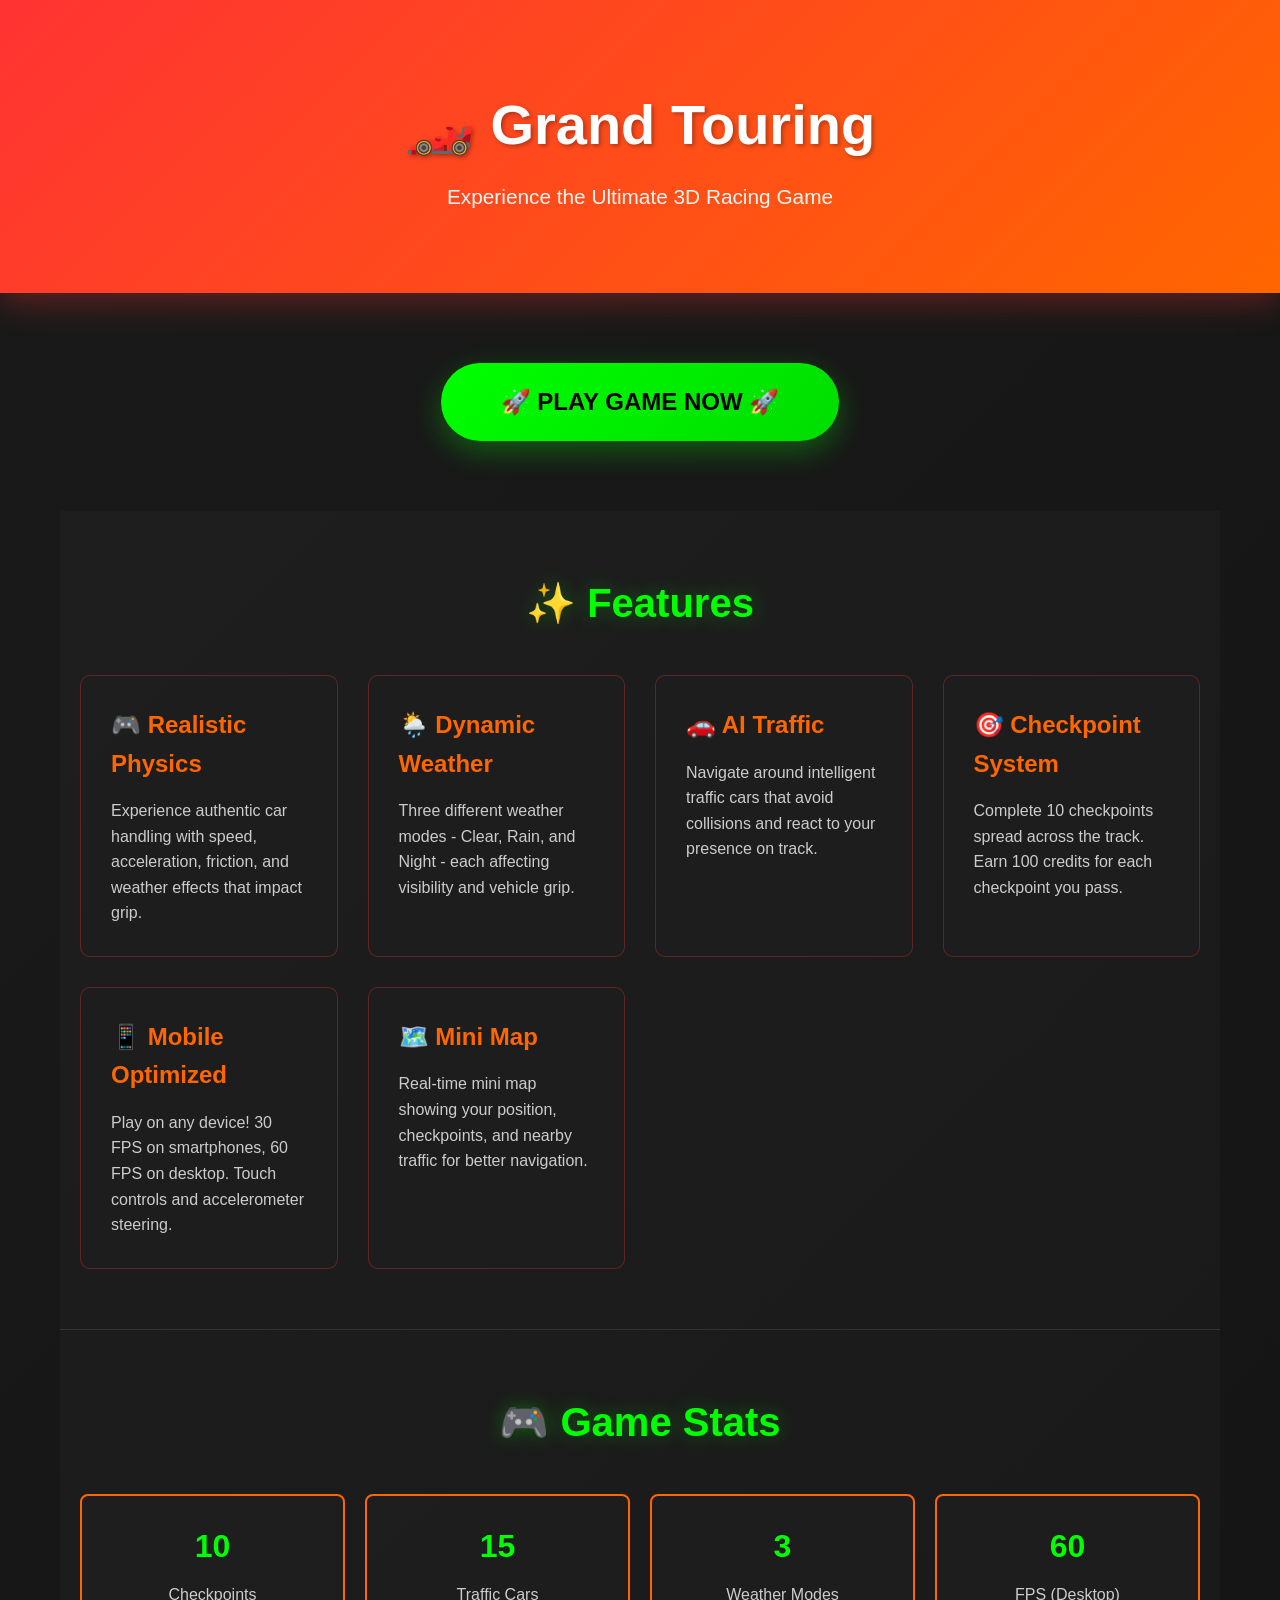
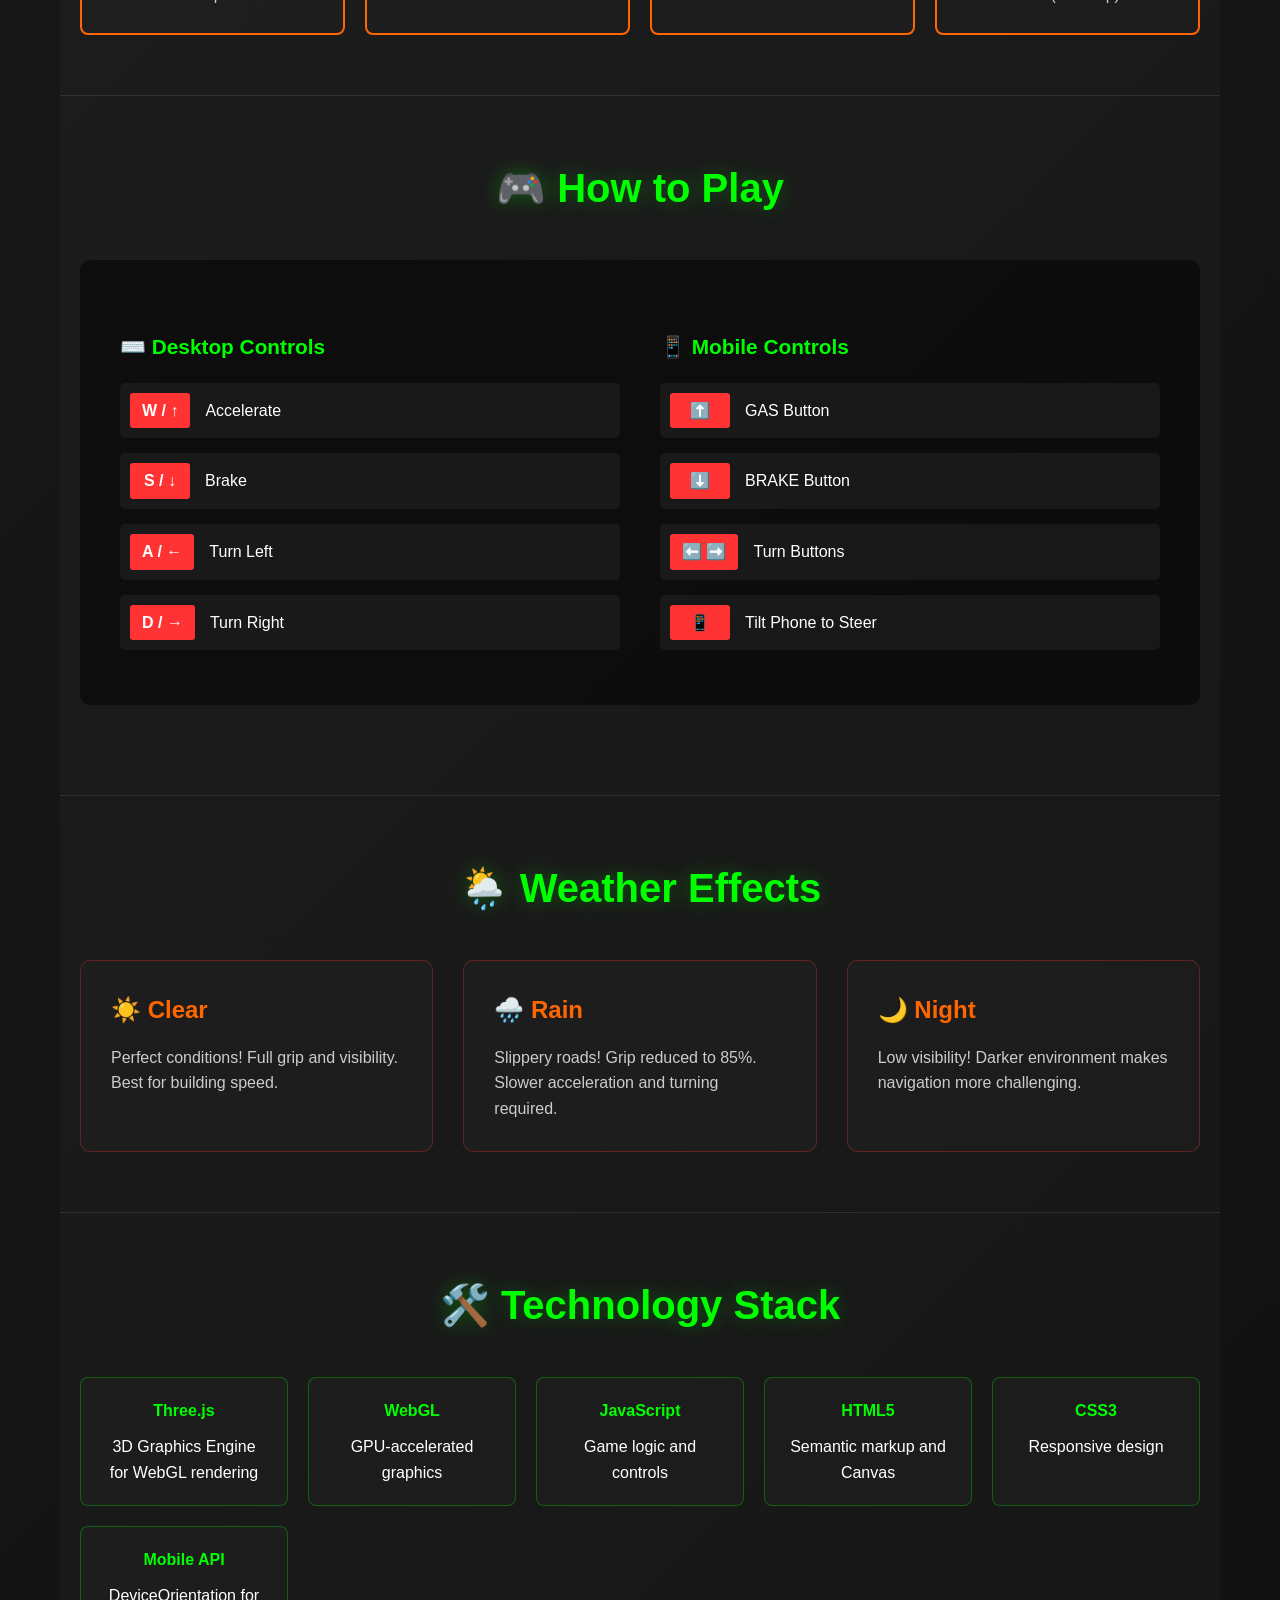
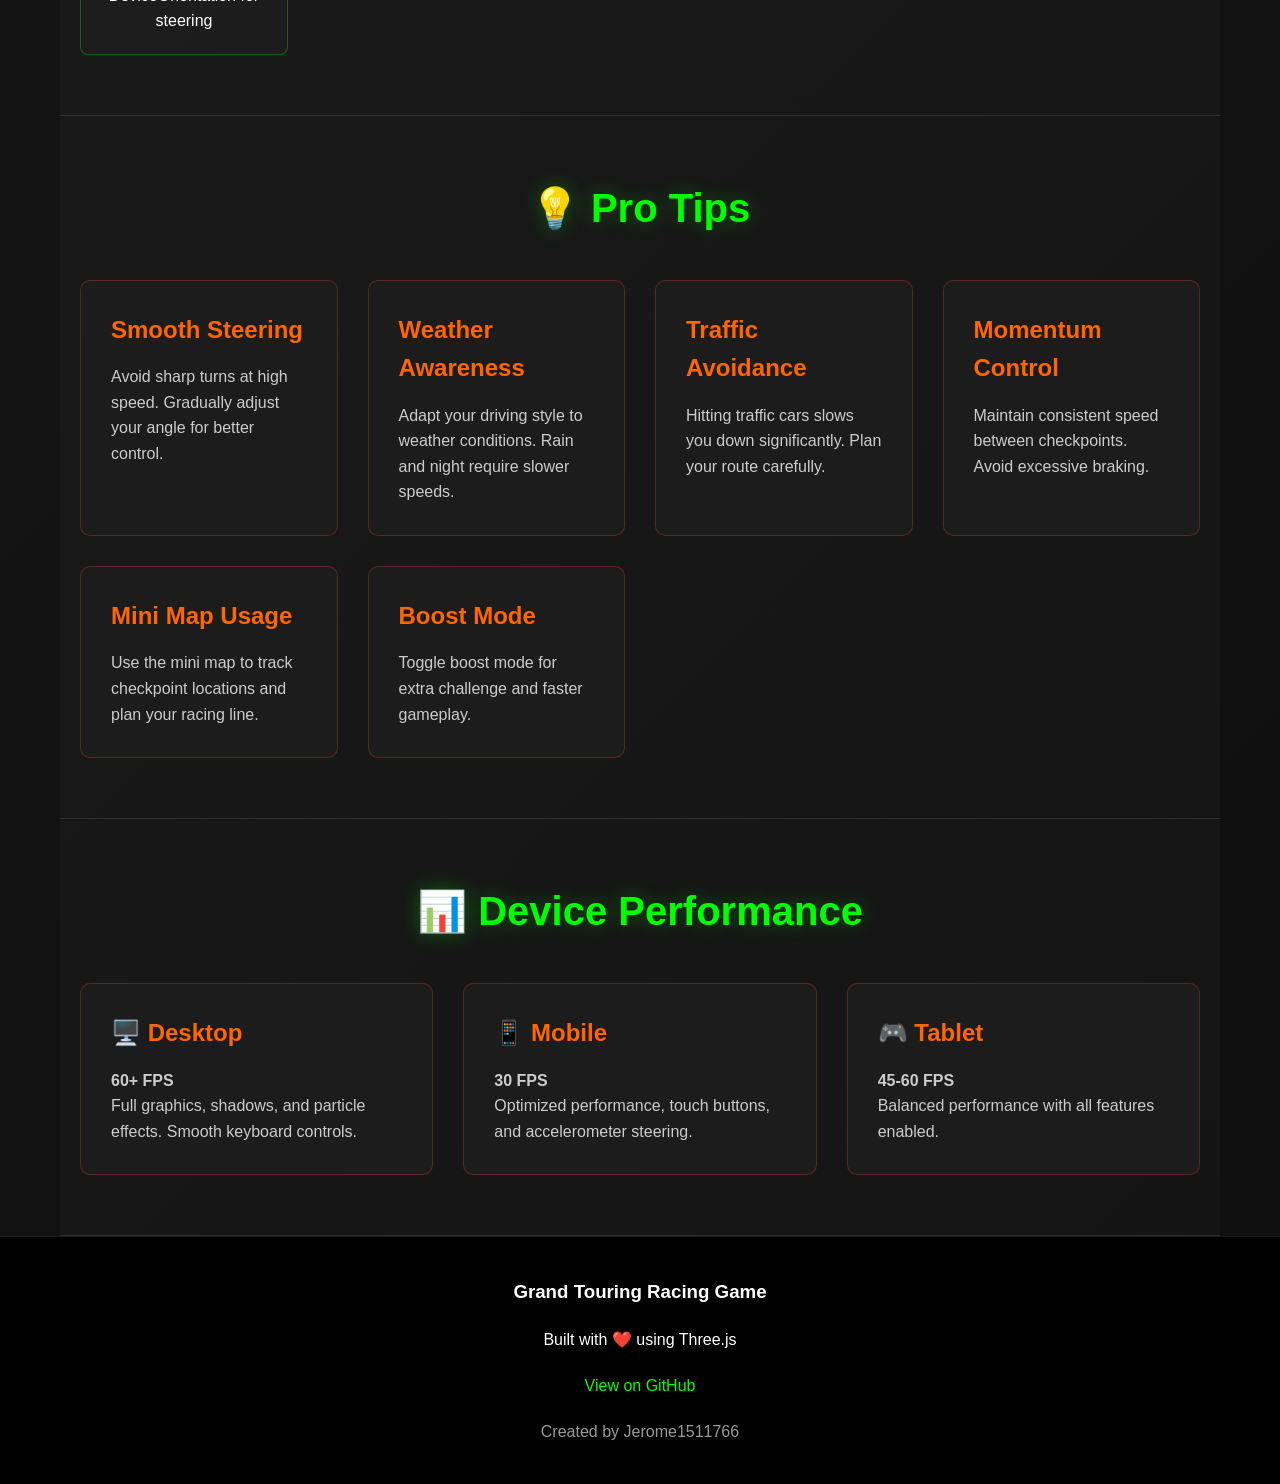
<file: landing.html>
<!DOCTYPE html>
<html lang="en">
<head>
    <meta charset="UTF-8">
    <meta name="viewport" content="width=device-width, initial-scale=1.0">
    <title>Grand Touring - 3D Racing Game</title>
    <style>
        * {
            margin: 0;
            padding: 0;
            box-sizing: border-box;
        }

        body {
            font-family: 'Segoe UI', Tahoma, Geneva, Verdana, sans-serif;
            background: linear-gradient(135deg, #1a1a1a 0%, #0f0f0f 100%);
            color: #fff;
            line-height: 1.6;
        }

        header {
            background: linear-gradient(135deg, #ff3333 0%, #ff6600 100%);
            padding: 80px 20px;
            text-align: center;
            box-shadow: 0 10px 30px rgba(255, 51, 51, 0.3);
        }

        header h1 {
            font-size: 3.5rem;
            margin-bottom: 10px;
            text-shadow: 2px 2px 4px rgba(0, 0, 0, 0.3);
        }

        header p {
            font-size: 1.3rem;
            opacity: 0.95;
        }

        .container {
            max-width: 1200px;
            margin: 0 auto;
            padding: 0 20px;
        }

        .play-button {
            display: inline-block;
            margin: 30px auto;
            padding: 20px 60px;
            font-size: 1.5rem;
            font-weight: bold;
            background: linear-gradient(135deg, #00ff00 0%, #00dd00 100%);
            color: #000;
            border: none;
            border-radius: 50px;
            cursor: pointer;
            text-decoration: none;
            box-shadow: 0 10px 30px rgba(0, 255, 0, 0.3);
            transition: all 0.3s;
            display: block;
            width: fit-content;
            text-align: center;
        }

        .play-button:hover {
            transform: translateY(-5px);
            box-shadow: 0 15px 40px rgba(0, 255, 0, 0.5);
        }

        .play-button:active {
            transform: translateY(-2px);
        }

        section {
            padding: 60px 20px;
            background: rgba(255, 255, 255, 0.02);
            border-bottom: 1px solid rgba(255, 255, 255, 0.1);
        }

        section h2 {
            font-size: 2.5rem;
            margin-bottom: 40px;
            text-align: center;
            color: #00ff00;
            text-shadow: 0 0 20px rgba(0, 255, 0, 0.3);
        }

        .features-grid {
            display: grid;
            grid-template-columns: repeat(auto-fit, minmax(250px, 1fr));
            gap: 30px;
        }

        .feature-card {
            background: rgba(30, 30, 30, 0.8);
            padding: 30px;
            border-radius: 10px;
            border: 1px solid rgba(255, 51, 51, 0.3);
            transition: all 0.3s;
        }

        .feature-card:hover {
            border-color: #00ff00;
            box-shadow: 0 0 20px rgba(0, 255, 0, 0.2);
            transform: translateY(-5px);
        }

        .feature-card h3 {
            font-size: 1.5rem;
            margin-bottom: 15px;
            color: #ff6600;
        }

        .feature-card p {
            color: #ccc;
        }

        .controls-section {
            background: rgba(0, 0, 0, 0.5);
            padding: 40px;
            border-radius: 10px;
            margin: 30px 0;
        }

        .controls-grid {
            display: grid;
            grid-template-columns: 1fr 1fr;
            gap: 40px;
            margin-top: 30px;
        }

        .control-group h3 {
            color: #00ff00;
            margin-bottom: 20px;
            font-size: 1.3rem;
        }

        .control-item {
            display: flex;
            align-items: center;
            margin-bottom: 15px;
            padding: 10px;
            background: rgba(255, 255, 255, 0.05);
            border-radius: 5px;
        }

        .key {
            background: #ff3333;
            color: #fff;
            padding: 5px 12px;
            border-radius: 3px;
            font-weight: bold;
            margin-right: 15px;
            min-width: 60px;
            text-align: center;
        }

        .tech-stack {
            display: grid;
            grid-template-columns: repeat(auto-fit, minmax(200px, 1fr));
            gap: 20px;
            margin-top: 30px;
        }

        .tech-item {
            background: rgba(30, 30, 30, 0.8);
            padding: 20px;
            border-radius: 8px;
            text-align: center;
            border: 1px solid rgba(0, 255, 0, 0.3);
        }

        .tech-item h4 {
            color: #00ff00;
            margin-bottom: 10px;
        }

        .stats {
            display: grid;
            grid-template-columns: repeat(auto-fit, minmax(150px, 1fr));
            gap: 20px;
            margin-top: 30px;
        }

        .stat-box {
            background: rgba(30, 30, 30, 0.8);
            padding: 25px;
            border-radius: 8px;
            text-align: center;
            border: 2px solid #ff6600;
        }

        .stat-number {
            font-size: 2rem;
            color: #00ff00;
            font-weight: bold;
            margin-bottom: 10px;
        }

        .stat-label {
            color: #ccc;
        }

        footer {
            background: #000;
            padding: 40px 20px;
            text-align: center;
            border-top: 1px solid rgba(255, 255, 255, 0.1);
        }

        footer a {
            color: #00ff00;
            text-decoration: none;
            transition: color 0.3s;
        }

        footer a:hover {
            color: #fff;
        }

        .screenshot {
            margin: 30px 0;
            text-align: center;
        }

        .screenshot img {
            max-width: 100%;
            height: auto;
            border-radius: 10px;
            box-shadow: 0 10px 30px rgba(0, 0, 0, 0.5);
        }

        @media (max-width: 768px) {
            header h1 {
                font-size: 2.5rem;
            }

            section h2 {
                font-size: 1.8rem;
            }

            .controls-grid {
                grid-template-columns: 1fr;
            }

            .play-button {
                padding: 15px 40px;
                font-size: 1.2rem;
            }
        }
    </style>
</head>
<body>
    <header>
        <h1>🏎️ Grand Touring</h1>
        <p>Experience the Ultimate 3D Racing Game</p>
    </header>

    <div class="container">
        <div style="text-align: center; padding: 40px 0;">
            <a href="index.html" class="play-button">🚀 PLAY GAME NOW 🚀</a>
        </div>

        <section>
            <h2>✨ Features</h2>
            <div class="features-grid">
                <div class="feature-card">
                    <h3>🎮 Realistic Physics</h3>
                    <p>Experience authentic car handling with speed, acceleration, friction, and weather effects that impact grip.</p>
                </div>
                <div class="feature-card">
                    <h3>🌦️ Dynamic Weather</h3>
                    <p>Three different weather modes - Clear, Rain, and Night - each affecting visibility and vehicle grip.</p>
                </div>
                <div class="feature-card">
                    <h3>🚗 AI Traffic</h3>
                    <p>Navigate around intelligent traffic cars that avoid collisions and react to your presence on track.</p>
                </div>
                <div class="feature-card">
                    <h3>🎯 Checkpoint System</h3>
                    <p>Complete 10 checkpoints spread across the track. Earn 100 credits for each checkpoint you pass.</p>
                </div>
                <div class="feature-card">
                    <h3>📱 Mobile Optimized</h3>
                    <p>Play on any device! 30 FPS on smartphones, 60 FPS on desktop. Touch controls and accelerometer steering.</p>
                </div>
                <div class="feature-card">
                    <h3>🗺️ Mini Map</h3>
                    <p>Real-time mini map showing your position, checkpoints, and nearby traffic for better navigation.</p>
                </div>
            </div>
        </section>

        <section>
            <h2>🎮 Game Stats</h2>
            <div class="stats">
                <div class="stat-box">
                    <div class="stat-number">10</div>
                    <div class="stat-label">Checkpoints</div>
                </div>
                <div class="stat-box">
                    <div class="stat-number">15</div>
                    <div class="stat-label">Traffic Cars</div>
                </div>
                <div class="stat-box">
                    <div class="stat-number">3</div>
                    <div class="stat-label">Weather Modes</div>
                </div>
                <div class="stat-box">
                    <div class="stat-number">60</div>
                    <div class="stat-label">FPS (Desktop)</div>
                </div>
            </div>
        </section>

        <section>
            <h2>🎮 How to Play</h2>
            <div class="controls-section">
                <div class="controls-grid">
                    <div class="control-group">
                        <h3>⌨️ Desktop Controls</h3>
                        <div class="control-item">
                            <span class="key">W / ↑</span>
                            <span>Accelerate</span>
                        </div>
                        <div class="control-item">
                            <span class="key">S / ↓</span>
                            <span>Brake</span>
                        </div>
                        <div class="control-item">
                            <span class="key">A / ←</span>
                            <span>Turn Left</span>
                        </div>
                        <div class="control-item">
                            <span class="key">D / →</span>
                            <span>Turn Right</span>
                        </div>
                    </div>
                    <div class="control-group">
                        <h3>📱 Mobile Controls</h3>
                        <div class="control-item">
                            <span class="key">⬆️</span>
                            <span>GAS Button</span>
                        </div>
                        <div class="control-item">
                            <span class="key">⬇️</span>
                            <span>BRAKE Button</span>
                        </div>
                        <div class="control-item">
                            <span class="key">⬅️ ➡️</span>
                            <span>Turn Buttons</span>
                        </div>
                        <div class="control-item">
                            <span class="key">📱</span>
                            <span>Tilt Phone to Steer</span>
                        </div>
                    </div>
                </div>
            </div>
        </section>

        <section>
            <h2>🌦️ Weather Effects</h2>
            <div class="features-grid">
                <div class="feature-card">
                    <h3>☀️ Clear</h3>
                    <p>Perfect conditions! Full grip and visibility. Best for building speed.</p>
                </div>
                <div class="feature-card">
                    <h3>🌧️ Rain</h3>
                    <p>Slippery roads! Grip reduced to 85%. Slower acceleration and turning required.</p>
                </div>
                <div class="feature-card">
                    <h3>🌙 Night</h3>
                    <p>Low visibility! Darker environment makes navigation more challenging.</p>
                </div>
            </div>
        </section>

        <section>
            <h2>🛠️ Technology Stack</h2>
            <div class="tech-stack">
                <div class="tech-item">
                    <h4>Three.js</h4>
                    <p>3D Graphics Engine for WebGL rendering</p>
                </div>
                <div class="tech-item">
                    <h4>WebGL</h4>
                    <p>GPU-accelerated graphics</p>
                </div>
                <div class="tech-item">
                    <h4>JavaScript</h4>
                    <p>Game logic and controls</p>
                </div>
                <div class="tech-item">
                    <h4>HTML5</h4>
                    <p>Semantic markup and Canvas</p>
                </div>
                <div class="tech-item">
                    <h4>CSS3</h4>
                    <p>Responsive design</p>
                </div>
                <div class="tech-item">
                    <h4>Mobile API</h4>
                    <p>DeviceOrientation for steering</p>
                </div>
            </div>
        </section>

        <section>
            <h2>💡 Pro Tips</h2>
            <div class="features-grid">
                <div class="feature-card">
                    <h3>Smooth Steering</h3>
                    <p>Avoid sharp turns at high speed. Gradually adjust your angle for better control.</p>
                </div>
                <div class="feature-card">
                    <h3>Weather Awareness</h3>
                    <p>Adapt your driving style to weather conditions. Rain and night require slower speeds.</p>
                </div>
                <div class="feature-card">
                    <h3>Traffic Avoidance</h3>
                    <p>Hitting traffic cars slows you down significantly. Plan your route carefully.</p>
                </div>
                <div class="feature-card">
                    <h3>Momentum Control</h3>
                    <p>Maintain consistent speed between checkpoints. Avoid excessive braking.</p>
                </div>
                <div class="feature-card">
                    <h3>Mini Map Usage</h3>
                    <p>Use the mini map to track checkpoint locations and plan your racing line.</p>
                </div>
                <div class="feature-card">
                    <h3>Boost Mode</h3>
                    <p>Toggle boost mode for extra challenge and faster gameplay.</p>
                </div>
            </div>
        </section>

        <section>
            <h2>📊 Device Performance</h2>
            <div class="features-grid">
                <div class="feature-card">
                    <h3>🖥️ Desktop</h3>
                    <p><strong>60+ FPS</strong><br>
                    Full graphics, shadows, and particle effects. Smooth keyboard controls.</p>
                </div>
                <div class="feature-card">
                    <h3>📱 Mobile</h3>
                    <p><strong>30 FPS</strong><br>
                    Optimized performance, touch buttons, and accelerometer steering.</p>
                </div>
                <div class="feature-card">
                    <h3>🎮 Tablet</h3>
                    <p><strong>45-60 FPS</strong><br>
                    Balanced performance with all features enabled.</p>
                </div>
            </div>
        </section>
    </div>

    <footer>
        <h3>Grand Touring Racing Game</h3>
        <p style="margin: 20px 0;">Built with ❤️ using Three.js</p>
        <p><a href="https://github.com/Jerome1511766/grand-touring-game" target="_blank">View on GitHub</a></p>
        <p style="margin-top: 20px; color: #999;">Created by Jerome1511766</p>
    </footer>
</body>
</html>
</file>
